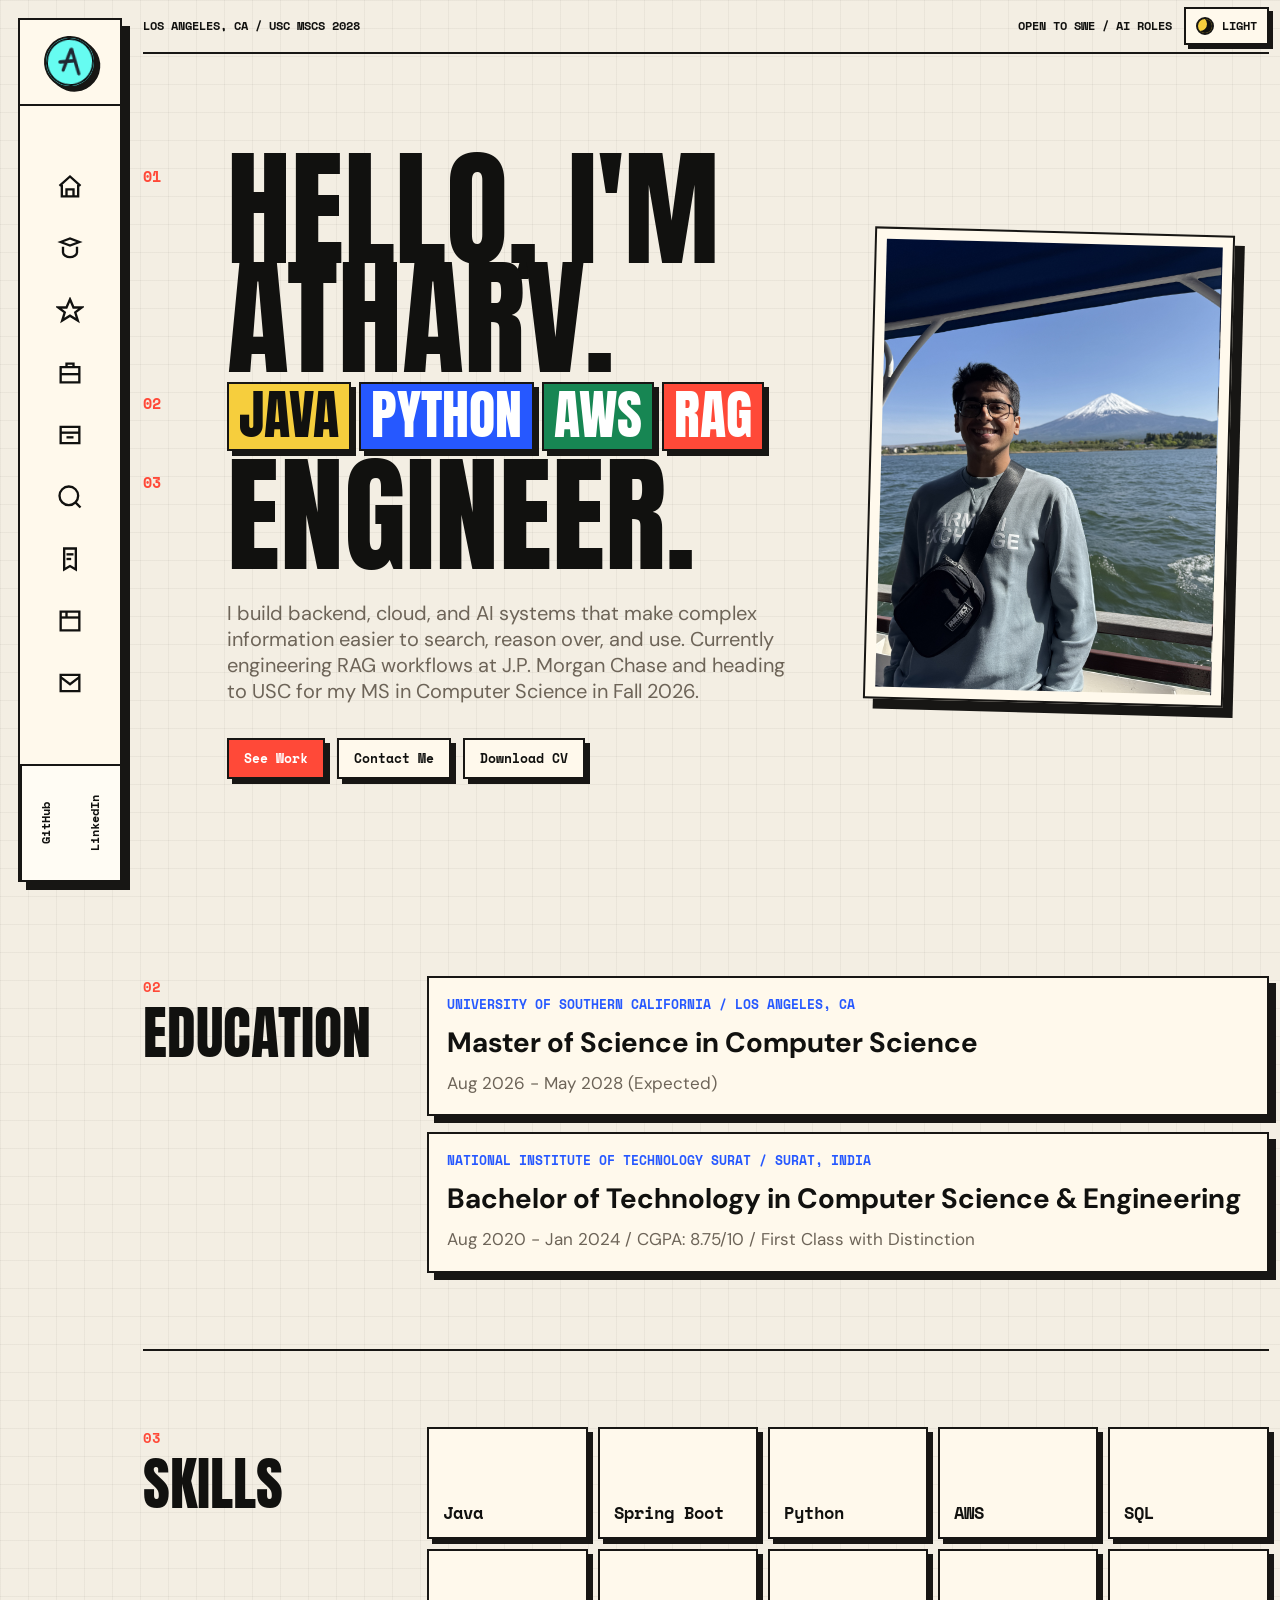
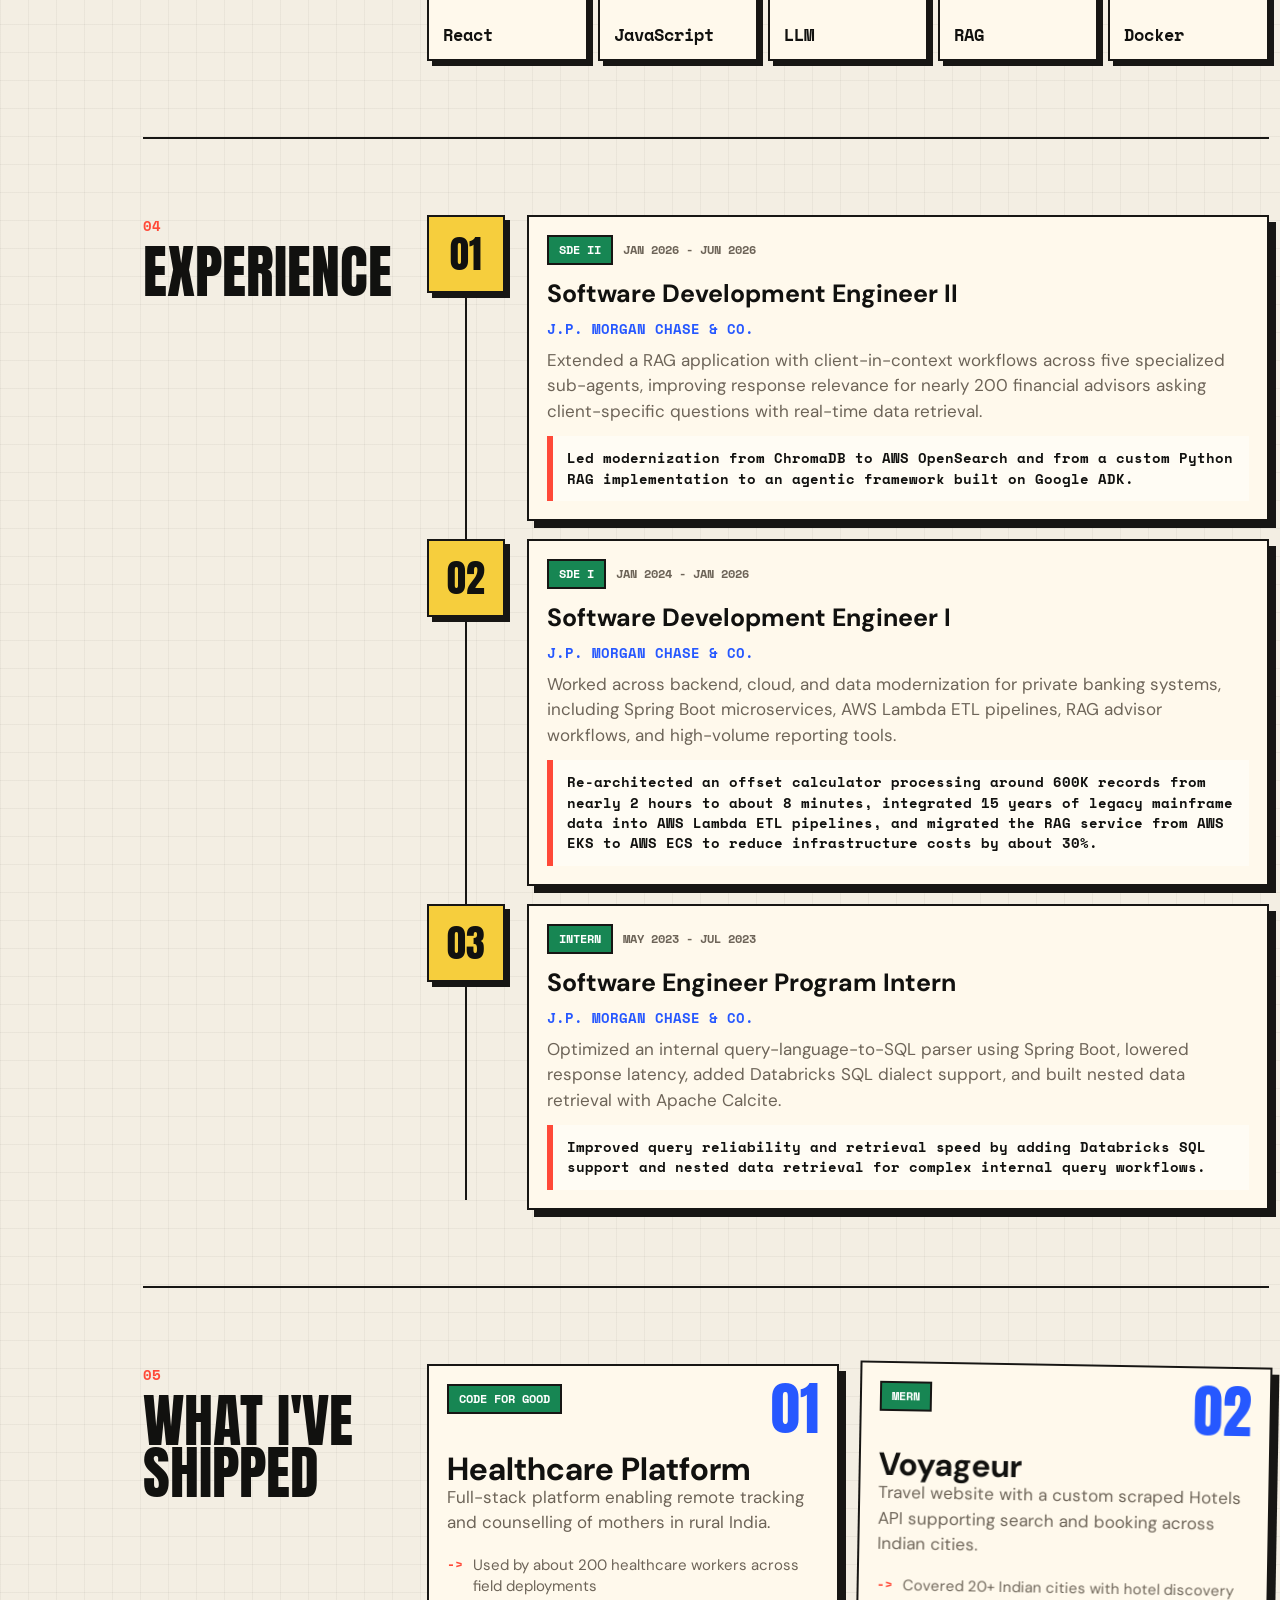
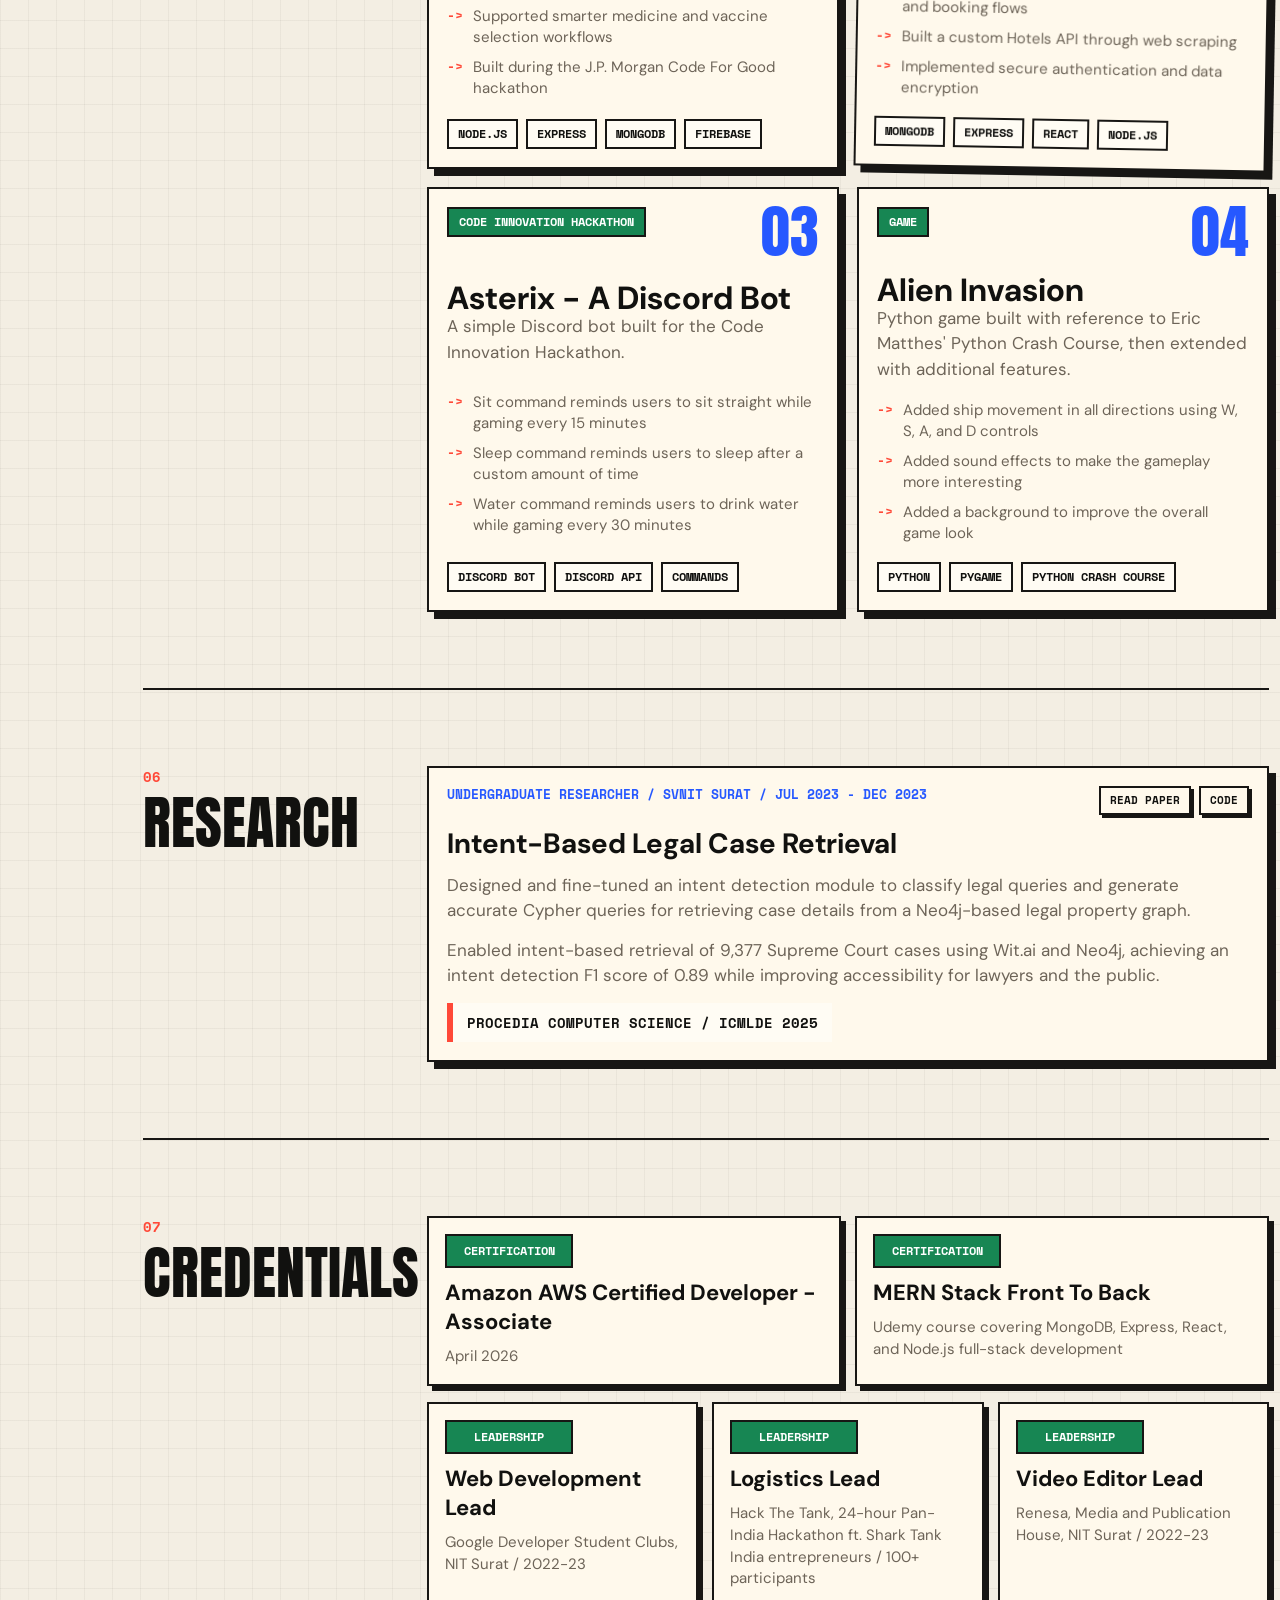
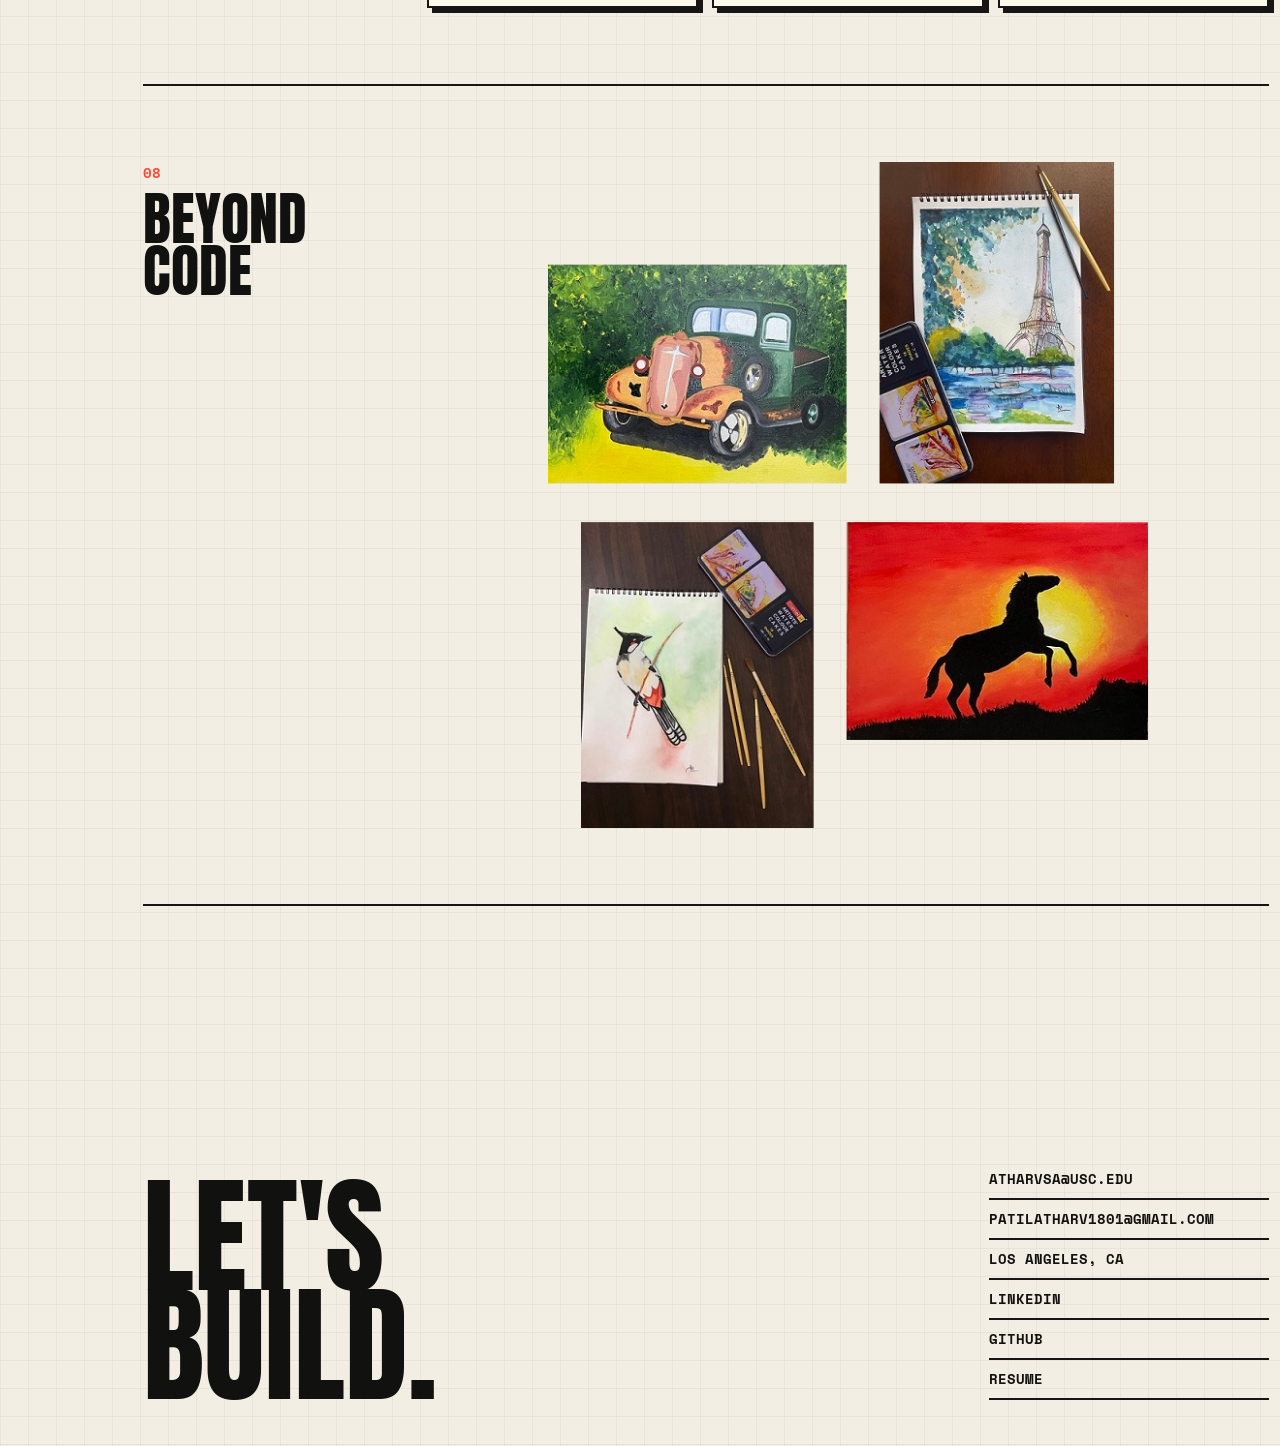
<file: index.html>
<!doctype html>
<html lang="en">
<head>
  <meta charset="UTF-8">
  <meta name="viewport" content="width=device-width, initial-scale=1">
  <meta name="description" content="Portfolio of Atharv Sandeep Patil, a software engineer working across Java, Python, AWS, and RAG-powered applications.">
  <title>Atharv's Portfolio</title>
  <link rel="icon" type="image/png" sizes="32x32" href="favicon.png">
  <link rel="apple-touch-icon" sizes="180x180" href="apple-touch-icon.png">
  <link rel="preconnect" href="https://fonts.googleapis.com">
  <link rel="preconnect" href="https://fonts.gstatic.com" crossorigin>
  <link href="https://fonts.googleapis.com/css2?family=Anton&family=DM+Sans:wght@400;500;700&family=Space+Mono:wght@400;700&display=swap" rel="stylesheet">
  <link rel="stylesheet" href="styles.css">
</head>
<body>
  <aside class="side-nav" aria-label="Primary navigation">
    <a class="mark" href="#home" aria-label="Atharv Patil home">
      <img src="images/logo.png" alt="Atharv Patil logo">
    </a>
    <nav class="rail-links">
      <a href="#home" aria-label="Home">
        <svg viewBox="0 0 24 24" fill="none" stroke="currentColor"><path d="M3 11l9-8 9 8"/><path d="M5 10v10h14V10"/><path d="M9 20v-6h6v6"/></svg>
        <span class="rail-label">Home</span>
      </a>
      <a href="#education" aria-label="Education">
        <svg viewBox="0 0 24 24" fill="none" stroke="currentColor"><path d="M4 6l8-3 8 3-8 3z"/><path d="M6 10v5c0 2 3 4 6 4s6-2 6-4v-5"/></svg>
        <span class="rail-label">Education</span>
      </a>
      <a href="#skills" aria-label="Skills">
        <svg viewBox="0 0 24 24" fill="none" stroke="currentColor"><path d="M12 2l3 7h7l-5.5 4.2 2.2 7L12 16l-6.7 4.2 2.2-7L2 9h7z"/></svg>
        <span class="rail-label">Skills</span>
      </a>
      <a href="#experience" aria-label="Experience">
        <svg viewBox="0 0 24 24" fill="none" stroke="currentColor"><path d="M4 7h16v13H4z"/><path d="M9 7V4h6v3"/><path d="M4 13h16"/></svg>
        <span class="rail-label">Experience</span>
      </a>
      <a href="#projects" aria-label="Projects">
        <svg viewBox="0 0 24 24" fill="none" stroke="currentColor"><path d="M4 5h16v14H4z"/><path d="M4 10h16"/><path d="M9 14h6"/></svg>
        <span class="rail-label">Projects</span>
      </a>
      <a href="#research" aria-label="Research">
        <svg viewBox="0 0 24 24" fill="none" stroke="currentColor"><circle cx="11" cy="11" r="8"/><path d="M21 21l-4.35-4.35"/></svg>
        <span class="rail-label">Research</span>
      </a>
      <a href="#certifications" aria-label="Credentials">
        <svg viewBox="0 0 24 24" fill="none" stroke="currentColor"><path d="M7 3h10v18l-5-3-5 3z"/><path d="M9 8h6"/><path d="M9 12h4"/></svg>
        <span class="rail-label">Credentials</span>
      </a>
      <a href="#creative" aria-label="Beyond Code">
        <svg viewBox="0 0 24 24" fill="none" stroke="currentColor"><path d="M4 4h16v16H4z"/><path d="M4 9h16"/><path d="M9 4v5"/></svg>
        <span class="rail-label">Beyond Code</span>
      </a>
      <a href="#contact" aria-label="Contact">
        <svg viewBox="0 0 24 24" fill="none" stroke="currentColor"><path d="M4 5h16v14H4z"/><path d="M4 7l8 6 8-6"/></svg>
        <span class="rail-label">Contact</span>
      </a>
    </nav>
    <div class="rail-bottom">
      <a href="https://github.com/Atharvp18" target="_blank" rel="noopener">GitHub</a>
      <a href="https://www.linkedin.com/in/atharv-patil-936466206/" target="_blank" rel="noopener">LinkedIn</a>
    </div>
  </aside>

  <main class="page">
    <div class="top-strip wrap">
      <span>Los Angeles, CA / USC MSCS 2028</span>
      <span>
        Open to SWE / AI roles
        <button class="theme-toggle" id="themeToggle" type="button" aria-label="Toggle dark theme" aria-pressed="false">
          <span class="toggle-icon" aria-hidden="true"></span>
          <span id="themeLabel">Light</span>
        </button>
      </span>
    </div>

    <section id="home" class="hero wrap">
      <div class="hello">
        <div class="sentence">
          <small>01</small>
          <h1>Hello, I'm<br>Atharv.</h1>
        </div>
        <div class="sentence">
          <small>02</small>
          <div class="role">
            <span class="word">Java</span>
            <span class="word">Python</span>
            <span class="word">AWS</span>
            <span class="word">RAG</span>
          </div>
        </div>
        <div class="sentence">
          <small>03</small>
          <h1>Engineer.</h1>
        </div>
        <p class="lede">I build backend, cloud, and AI systems that make complex information easier to search, reason over, and use. Currently engineering RAG workflows at J.P. Morgan Chase and heading to USC for my MS in Computer Science in Fall 2026.</p>
        <div class="actions">
          <a class="btn primary" href="#experience">See Work</a>
          <a class="btn" href="#contact">Contact Me</a>
          <a class="btn" href="Atharv_Sandeep_Patil_Resume.pdf" download>Download CV</a>
        </div>
      </div>
      <figure class="photo-card">
        <img src="images/IMG_3707_upright.jpg" alt="Atharv Sandeep Patil">
      </figure>
    </section>

    <section id="education" class="section wrap">
      <aside class="section-title"><small>02</small><h2>Education</h2></aside>
      <div class="stack">
        <article class="education-card">
          <div class="education-meta">University of Southern California / Los Angeles, CA</div>
          <h3>Master of Science in Computer Science</h3>
          <p>Aug 2026 - May 2028 (Expected)</p>
        </article>
        <article class="education-card">
          <div class="education-meta">National Institute of Technology Surat / Surat, India</div>
          <h3>Bachelor of Technology in Computer Science & Engineering</h3>
          <p>Aug 2020 - Jan 2024 / CGPA: 8.75/10 / First Class with Distinction</p>
        </article>
      </div>
    </section>

    <section id="skills" class="section wrap">
      <aside class="section-title"><small>03</small><h2>Skills</h2></aside>
      <div class="skills">
        <div class="skill">Java</div>
        <div class="skill">Spring Boot</div>
        <div class="skill">Python</div>
        <div class="skill">AWS</div>
        <div class="skill">SQL</div>
        <div class="skill">React</div>
        <div class="skill">JavaScript</div>
        <div class="skill">LLM</div>
        <div class="skill">RAG</div>
        <div class="skill">Docker</div>
      </div>
    </section>

    <section id="experience" class="section wrap">
      <aside class="section-title"><small>04</small><h2>Experience</h2></aside>
      <div class="timeline">
        <article class="timeline-item">
          <div class="timeline-dot">01</div>
          <div class="timeline-card">
            <div class="timeline-meta">
              <span class="timeline-role">SDE II</span>
              <span class="timeline-date">Jan 2026 - Jun 2026</span>
            </div>
            <h3>Software Development Engineer II</h3>
            <div class="timeline-company">J.P. Morgan Chase & Co.</div>
            <p>Extended a RAG application with client-in-context workflows across five specialized sub-agents, improving response relevance for nearly 200 financial advisors asking client-specific questions with real-time data retrieval.</p>
            <div class="timeline-highlight">Led modernization from ChromaDB to AWS OpenSearch and from a custom Python RAG implementation to an agentic framework built on Google ADK.</div>
          </div>
        </article>

        <article class="timeline-item">
          <div class="timeline-dot">02</div>
          <div class="timeline-card">
            <div class="timeline-meta">
              <span class="timeline-role">SDE I</span>
              <span class="timeline-date">Jan 2024 - Jan 2026</span>
            </div>
            <h3>Software Development Engineer I</h3>
            <div class="timeline-company">J.P. Morgan Chase & Co.</div>
            <p>Worked across backend, cloud, and data modernization for private banking systems, including Spring Boot microservices, AWS Lambda ETL pipelines, RAG advisor workflows, and high-volume reporting tools.</p>
            <div class="timeline-highlight">Re-architected an offset calculator processing around 600K records from nearly 2 hours to about 8 minutes, integrated 15 years of legacy mainframe data into AWS Lambda ETL pipelines, and migrated the RAG service from AWS EKS to AWS ECS to reduce infrastructure costs by about 30%.</div>
          </div>
        </article>

        <article class="timeline-item">
          <div class="timeline-dot">03</div>
          <div class="timeline-card">
            <div class="timeline-meta">
              <span class="timeline-role">Intern</span>
              <span class="timeline-date">May 2023 - Jul 2023</span>
            </div>
            <h3>Software Engineer Program Intern</h3>
            <div class="timeline-company">J.P. Morgan Chase & Co.</div>
            <p>Optimized an internal query-language-to-SQL parser using Spring Boot, lowered response latency, added Databricks SQL dialect support, and built nested data retrieval with Apache Calcite.</p>
            <div class="timeline-highlight">Improved query reliability and retrieval speed by adding Databricks SQL support and nested data retrieval for complex internal query workflows.</div>
          </div>
        </article>
      </div>
    </section>

    <section id="projects" class="section wrap">
      <aside class="section-title"><small>05</small><h2>What I've Shipped</h2></aside>
      <div class="project-grid">
        <a class="project-card" href="https://github.com/Atharvp18/Its-a-Feature" target="_blank" rel="noopener">
          <div class="project-top">
            <span class="project-tag">Code For Good</span>
            <span class="project-index">01</span>
          </div>
          <div>
            <h3>Healthcare Platform</h3>
            <p>Full-stack platform enabling remote tracking and counselling of mothers in rural India.</p>
          </div>
          <ul class="project-bullets">
            <li>Used by about 200 healthcare workers across field deployments</li>
            <li>Supported smarter medicine and vaccine selection workflows</li>
            <li>Built during the J.P. Morgan Code For Good hackathon</li>
          </ul>
          <div class="tech-stack">
            <span class="tech-chip">Node.js</span>
            <span class="tech-chip">Express</span>
            <span class="tech-chip">MongoDB</span>
            <span class="tech-chip">Firebase</span>
          </div>
        </a>

        <a class="project-card" href="https://github.com/Atharvp18/Voyageur-MLSA-Project" target="_blank" rel="noopener">
          <div class="project-top">
            <span class="project-tag">MERN</span>
            <span class="project-index">02</span>
          </div>
          <div>
            <h3>Voyageur</h3>
            <p>Travel website with a custom scraped Hotels API supporting search and booking across Indian cities.</p>
          </div>
          <ul class="project-bullets">
            <li>Covered 20+ Indian cities with hotel discovery and booking flows</li>
            <li>Built a custom Hotels API through web scraping</li>
            <li>Implemented secure authentication and data encryption</li>
          </ul>
          <div class="tech-stack">
            <span class="tech-chip">MongoDB</span>
            <span class="tech-chip">Express</span>
            <span class="tech-chip">React</span>
            <span class="tech-chip">Node.js</span>
          </div>
        </a>

        <a class="project-card" href="https://github.com/Atharvp18/Code-Innovation-Series-SVNIT" target="_blank" rel="noopener">
          <div class="project-top">
            <span class="project-tag">Code Innovation Hackathon</span>
            <span class="project-index">03</span>
          </div>
          <div>
            <h3>Asterix - A Discord Bot</h3>
            <p>A simple Discord bot built for the Code Innovation Hackathon.</p>
          </div>
          <ul class="project-bullets">
            <li>Sit command reminds users to sit straight while gaming every 15 minutes</li>
            <li>Sleep command reminds users to sleep after a custom amount of time</li>
            <li>Water command reminds users to drink water while gaming every 30 minutes</li>
          </ul>
          <div class="tech-stack">
            <span class="tech-chip">Discord Bot</span>
            <span class="tech-chip">Discord API</span>
            <span class="tech-chip">Commands</span>
          </div>
        </a>

        <a class="project-card" href="https://github.com/Atharvp18/Python-Projects/tree/main/Alien-Invasion" target="_blank" rel="noopener">
          <div class="project-top">
            <span class="project-tag">Game</span>
            <span class="project-index">04</span>
          </div>
          <div>
            <h3>Alien Invasion</h3>
            <p>Python game built with reference to Eric Matthes' Python Crash Course, then extended with additional features.</p>
          </div>
          <ul class="project-bullets">
            <li>Added ship movement in all directions using W, S, A, and D controls</li>
            <li>Added sound effects to make the gameplay more interesting</li>
            <li>Added a background to improve the overall game look</li>
          </ul>
          <div class="tech-stack">
            <span class="tech-chip">Python</span>
            <span class="tech-chip">Pygame</span>
            <span class="tech-chip">Python Crash Course</span>
          </div>
        </a>
      </div>
    </section>

    <section id="research" class="section wrap">
      <aside class="section-title"><small>06</small><h2>Research</h2></aside>
      <div class="research-card">
        <div class="research-head">
          <div class="research-meta">Undergraduate Researcher / SVNIT Surat / Jul 2023 - Dec 2023</div>
          <div class="research-actions">
            <a href="https://www.sciencedirect.com/science/article/pii/S1877050925016163" target="_blank" rel="noopener">Read Paper</a>
            <a href="https://github.com/Atharvp18/NLU-Based-Query-Processing" target="_blank" rel="noopener">Code</a>
          </div>
        </div>
        <h3>Intent-Based Legal Case Retrieval</h3>
        <p>Designed and fine-tuned an intent detection module to classify legal queries and generate accurate Cypher queries for retrieving case details from a Neo4j-based legal property graph.</p>
        <p>Enabled intent-based retrieval of 9,377 Supreme Court cases using Wit.ai and Neo4j, achieving an intent detection F1 score of 0.89 while improving accessibility for lawyers and the public.</p>
        <div class="research-score">Procedia Computer Science / ICMLDE 2025</div>
      </div>
    </section>

    <section id="certifications" class="section wrap">
      <aside class="section-title"><small>07</small><h2>Credentials</h2></aside>
      <div class="cert-list">
        <div class="cert-group two-col">
          <article class="cert-item">
            <span class="cert-label">Certification</span>
            <h3>Amazon AWS Certified Developer - Associate</h3>
            <p>April 2026</p>
          </article>
          <article class="cert-item">
            <span class="cert-label">Certification</span>
            <h3>MERN Stack Front To Back</h3>
            <p>Udemy course covering MongoDB, Express, React, and Node.js full-stack development</p>
          </article>
        </div>
        <div class="cert-group three-col">
          <article class="cert-item">
            <span class="cert-label">Leadership</span>
            <h3>Web Development Lead</h3>
            <p>Google Developer Student Clubs, NIT Surat / 2022-23</p>
          </article>
          <article class="cert-item">
            <span class="cert-label">Leadership</span>
            <h3>Logistics Lead</h3>
            <p>Hack The Tank, 24-hour Pan-India Hackathon ft. Shark Tank India entrepreneurs / 100+ participants</p>
          </article>
          <article class="cert-item">
            <span class="cert-label">Leadership</span>
            <h3>Video Editor Lead</h3>
            <p>Renesa, Media and Publication House, NIT Surat / 2022-23</p>
          </article>
        </div>
      </div>
    </section>

    <section id="creative" class="section wrap">
      <aside class="section-title"><small>08</small><h2>Beyond Code</h2></aside>
      <figure class="creative-showcase">
        <img src="images/creative-side.png" alt="Atharv creative side showcase">
      </figure>
    </section>

    <section id="contact" class="contact wrap">
      <h2>Let's<br>Build.</h2>
      <div>
        <a href="mailto:atharvsa@usc.edu">atharvsa@usc.edu</a>
        <a href="mailto:patilatharv1801@gmail.com">patilatharv1801@gmail.com</a>
        <a href="#">Los Angeles, CA</a>
        <a href="https://www.linkedin.com/in/atharv-patil-936466206/" target="_blank" rel="noopener">LinkedIn</a>
        <a href="https://github.com/Atharvp18" target="_blank" rel="noopener">GitHub</a>
        <a href="Atharv_Sandeep_Patil_Resume.pdf" download>Resume</a>
      </div>
    </section>
  </main>
  <script>
    (() => {
      const root = document.documentElement;
      const toggle = document.getElementById("themeToggle");
      const label = document.getElementById("themeLabel");
      const prefersDark = window.matchMedia("(prefers-color-scheme: dark)");

      const applyTheme = (theme) => {
        root.dataset.theme = theme;
        toggle.setAttribute("aria-pressed", String(theme === "dark"));
        label.textContent = theme === "dark" ? "Dark" : "Light";
      };

      const savedTheme = localStorage.getItem("portfolio-theme");
      applyTheme(savedTheme || (prefersDark.matches ? "dark" : "light"));

      toggle.addEventListener("click", () => {
        const nextTheme = root.dataset.theme === "dark" ? "light" : "dark";
        localStorage.setItem("portfolio-theme", nextTheme);
        applyTheme(nextTheme);
      });
    })();
  </script>
</body>
</html>
</file>
<file: styles.css>
:root {
  --paper: #f3eee3;
  --ink: #11110f;
  --muted: #6d6458;
  --line: #171614;
  --card: #fff9ec;
  --red: #ff4938;
  --blue: #2658ff;
  --green: #178653;
  --yellow: #f6ce3d;
  --grid-line: rgba(17,17,15,.045);
  --dock-fill: rgba(255,255,255,.38);
  --rail: 104px;
  --max: 1180px;
}
[data-theme="dark"] {
  --paper: #10100f;
  --ink: #f3eee3;
  --muted: #b9ad9b;
  --line: #f3eee3;
  --card: #191817;
  --red: #ff5a48;
  --blue: #6f92ff;
  --green: #35b978;
  --yellow: #f6ce3d;
  --grid-line: rgba(243,238,227,.055);
  --dock-fill: rgba(255,255,255,.07);
}
* { box-sizing: border-box; }
html { scroll-behavior: smooth; }
body {
  margin: 0;
  color: var(--ink);
  background:
    linear-gradient(var(--grid-line) 1px, transparent 1px),
    linear-gradient(90deg, var(--grid-line) 1px, transparent 1px),
    var(--paper);
  background-size: 28px 28px;
  font-family: "DM Sans", sans-serif;
  transition: background .22s ease, color .22s ease;
}
.side-nav {
  position: fixed;
  inset: 18px auto 18px 18px;
  z-index: 30;
  width: var(--rail);
  border: 2px solid var(--line);
  background: var(--card);
  box-shadow: 8px 8px 0 var(--line);
  display: grid;
  grid-template-rows: 86px 1fr 116px;
}
.mark {
  display: grid;
  place-items: center;
  border-bottom: 2px solid var(--line);
  color: var(--ink);
  background: var(--card);
  text-decoration: none;
}
.mark img {
  width: 52px;
  height: 52px;
  border: 2px solid var(--line);
  border-radius: 50%;
  background: #55e6e1;
  box-shadow: 4px 4px 0 var(--line);
  transform: rotate(-5deg);
}
.rail-links {
  display: grid;
  align-content: center;
  gap: 8px;
  padding: 12px 10px;
}
.rail-links a {
  min-height: clamp(46px, 6vh, 68px);
  color: var(--ink);
  text-decoration: none;
  border: 2px solid transparent;
  display: grid;
  place-items: center;
  font: 700 11px/1 "Space Mono", monospace;
  text-transform: uppercase;
  border-radius: 18px;
  position: relative;
  transition: background .18s ease, color .18s ease, border-color .18s ease, transform .18s ease;
}
.rail-links a:first-child { border-top: 2px solid transparent; }
.rail-links a:hover {
  background: var(--yellow);
  border-color: var(--line);
  transform: rotate(-2deg);
}
.rail-label {
  position: absolute;
  left: calc(100% + 12px);
  top: 50%;
  z-index: 5;
  min-width: max-content;
  border: 2px solid var(--line);
  background: var(--card);
  color: var(--ink);
  box-shadow: 4px 4px 0 var(--line);
  padding: 8px 10px;
  opacity: 0;
  pointer-events: none;
  transform: translate(-8px, -50%);
  transition: opacity .16s ease, transform .16s ease;
}
.rail-links a:hover .rail-label,
.rail-links a:focus-visible .rail-label {
  opacity: 1;
  transform: translate(0, -50%);
}
.rail-links svg {
  width: 28px;
  height: 28px;
  stroke-width: 2;
}
.rail-bottom {
  border-top: 2px solid var(--line);
  display: grid;
  grid-template-columns: 1fr 1fr;
}
.rail-bottom a {
  display: grid;
  place-items: center;
  color: var(--ink);
  text-decoration: none;
  font: 700 12px/1 "Space Mono", monospace;
  border-right: 2px solid var(--line);
  writing-mode: vertical-rl;
  transform: rotate(180deg);
  background: var(--dock-fill);
}
.rail-bottom a:last-child { border-right: 0; }
.page {
  margin-left: calc(var(--rail) + 28px);
}
.wrap {
  width: min(var(--max), calc(92vw - var(--rail) / 2));
  margin: 0 auto;
}
.top-strip {
  min-height: 54px;
  border-bottom: 2px solid var(--line);
  display: flex;
  justify-content: space-between;
  align-items: center;
  font: 700 12px/1 "Space Mono", monospace;
  text-transform: uppercase;
}
.top-strip span {
  display: inline-flex;
  align-items: center;
  gap: 12px;
  flex-wrap: wrap;
}
.theme-toggle {
  color: var(--ink);
  background: var(--card);
  border: 2px solid var(--line);
  padding: 8px 10px;
  font: 700 12px/1 "Space Mono", monospace;
  text-transform: uppercase;
  cursor: pointer;
  box-shadow: 4px 4px 0 var(--line);
  display: inline-flex;
  align-items: center;
  gap: 8px;
  transition: transform .16s ease, box-shadow .16s ease, background .16s ease;
}
.theme-toggle:hover {
  background: var(--yellow);
  transform: translate(2px, 2px);
  box-shadow: 2px 2px 0 var(--line);
}
.toggle-icon {
  width: 18px;
  height: 18px;
  border: 2px solid var(--line);
  border-radius: 50%;
  background: var(--yellow);
  box-shadow: inset -5px -2px 0 var(--ink);
}
[data-theme="dark"] .toggle-icon {
  background: var(--ink);
  box-shadow: inset 6px 0 0 var(--yellow);
}
.hero {
  min-height: calc(100vh - 54px);
  display: grid;
  grid-template-columns: minmax(0, 1.28fr) minmax(280px, 360px);
  gap: 30px;
  align-items: center;
  padding: 34px 0 54px;
}
.hello {
  display: grid;
  gap: 10px;
}
.sentence {
  display: grid;
  grid-template-columns: 70px 1fr;
  gap: 14px;
  align-items: start;
}
.sentence small {
  padding-top: 14px;
  font: 700 15px/1 "Space Mono", monospace;
  color: var(--red);
}
h1 {
  margin: 0;
  font: 400 clamp(4.4rem, 10vw, 11rem)/.85 Anton, sans-serif;
  text-transform: uppercase;
  letter-spacing: 0;
}
.role {
  display: flex;
  flex-wrap: nowrap;
  gap: 8px;
  font: 400 clamp(2rem, 4.25vw, 4.7rem)/.9 Anton, sans-serif;
  text-transform: uppercase;
}
.word {
  border: 2px solid var(--line);
  padding: 6px 10px 10px;
  background: var(--yellow);
  box-shadow: 5px 5px 0 var(--line);
}
.word:nth-child(2) { background: var(--blue); color: #fff; }
.word:nth-child(3) { background: var(--green); color: #fff; }
.word:nth-child(4) { background: var(--red); color: #fff; }
.lede {
  max-width: 600px;
  color: var(--muted);
  font-size: 20px;
  margin: 20px 0 0 84px;
  padding-right: 24px;
}
.actions {
  display: flex;
  gap: 12px;
  flex-wrap: wrap;
  margin: 24px 0 0 84px;
}
.btn {
  color: var(--ink);
  text-decoration: none;
  border: 2px solid var(--line);
  background: var(--card);
  padding: 12px 15px;
  font: 700 13px/1 "Space Mono", monospace;
  box-shadow: 5px 5px 0 var(--line);
  transition: transform .16s ease, box-shadow .16s ease;
}
.btn:hover {
  transform: translate(3px, 3px);
  box-shadow: 2px 2px 0 var(--line);
}
.btn.primary {
  background: var(--red);
  color: #fff;
}
.photo-card {
  border: 2px solid var(--line);
  background: var(--card);
  padding: 10px;
  box-shadow: 10px 10px 0 var(--line);
  justify-self: end;
  transform: rotate(1.5deg);
  width: min(100%, 360px);
}
.photo-card img {
  width: 100%;
  height: auto;
  max-height: min(62vh, 600px);
  object-fit: contain;
  object-position: center top;
  display: block;
}
.section {
  display: grid;
  grid-template-columns: 250px 1fr;
  gap: 34px;
  padding: 76px 0;
  border-bottom: 2px solid var(--line);
}
.section-title {
  position: sticky;
  top: 24px;
  align-self: start;
}
.section-title small {
  font: 700 14px/1 "Space Mono", monospace;
  color: var(--red);
}
.section-title h2 {
  margin: 10px 0 0;
  font: 400 58px/.9 Anton, sans-serif;
  text-transform: uppercase;
}
.stack {
  display: grid;
  gap: 16px;
}
.timeline {
  position: relative;
  display: grid;
  gap: 18px;
}
.timeline::before {
  content: "";
  position: absolute;
  left: 38px;
  top: 10px;
  bottom: 10px;
  width: 2px;
  background: var(--line);
}
.timeline-item {
  display: grid;
  grid-template-columns: 82px 1fr;
  gap: 18px;
  position: relative;
}
.timeline-dot {
  width: 78px;
  height: 78px;
  border: 2px solid var(--line);
  background: var(--yellow);
  display: grid;
  place-items: center;
  font: 400 38px/.85 Anton, sans-serif;
  color: var(--ink);
  box-shadow: 5px 5px 0 var(--line);
  z-index: 1;
}
.timeline-card {
  border: 2px solid var(--line);
  background: var(--card);
  box-shadow: 7px 7px 0 var(--line);
  padding: 18px;
  display: grid;
  gap: 12px;
  transition: transform .16s ease, box-shadow .16s ease;
}
.timeline-card:hover {
  transform: translate(3px, 3px);
  box-shadow: 4px 4px 0 var(--line);
}
.timeline-meta {
  display: flex;
  align-items: center;
  gap: 10px;
  flex-wrap: wrap;
}
.timeline-role {
  border: 2px solid var(--line);
  background: var(--green);
  color: #fff;
  padding: 7px 10px;
  font: 700 12px/1 "Space Mono", monospace;
  text-transform: uppercase;
}
.timeline-date {
  color: var(--muted);
  font: 700 12px/1 "Space Mono", monospace;
  text-transform: uppercase;
}
.timeline-card h3 {
  margin: 0;
  font-size: 25px;
}
.timeline-company {
  color: var(--blue);
  font: 700 14px/1 "Space Mono", monospace;
  text-transform: uppercase;
}
.timeline-card p {
  margin: 0;
  color: var(--muted);
  font-size: 17px;
  line-height: 1.5;
}
.timeline-highlight {
  border-left: 6px solid var(--red);
  background: var(--dock-fill);
  padding: 12px 14px;
  color: var(--ink);
  font: 700 14px/1.45 "Space Mono", monospace;
}
.case {
  display: grid;
  grid-template-columns: 82px 1fr 150px;
  gap: 18px;
  border: 2px solid var(--line);
  background: var(--card);
  padding: 16px;
  box-shadow: 7px 7px 0 var(--line);
}
.case-num {
  font: 400 58px/.85 Anton, sans-serif;
  color: var(--green);
}
.case h3 {
  margin: 0 0 8px;
  font-size: 24px;
}
.case p {
  margin: 0;
  color: var(--muted);
  font-size: 17px;
}
.tag {
  justify-self: end;
  align-self: start;
  border: 2px solid var(--line);
  background: var(--yellow);
  padding: 8px 10px;
  font: 700 12px/1 "Space Mono", monospace;
  text-transform: uppercase;
}
.skills {
  display: grid;
  grid-template-columns: repeat(5, 1fr);
  gap: 10px;
}
.skill {
  min-height: 112px;
  border: 2px solid var(--line);
  background: var(--card);
  padding: 14px;
  display: grid;
  align-content: end;
  font: 700 17px/1.1 "Space Mono", monospace;
  box-shadow: 5px 5px 0 var(--line);
}
.project-grid {
  display: grid;
  grid-template-columns: repeat(2, 1fr);
  gap: 18px;
}
.project-card {
  min-height: 360px;
  border: 2px solid var(--line);
  background: var(--card);
  color: var(--ink);
  text-decoration: none;
  box-shadow: 7px 7px 0 var(--line);
  padding: 18px;
  display: grid;
  align-content: space-between;
  gap: 18px;
  transition: transform .16s ease, box-shadow .16s ease, background .16s ease;
}
.project-card:nth-child(2) {
  transform: rotate(1deg);
}
.project-card:hover {
  transform: translate(3px, 3px);
  box-shadow: 4px 4px 0 var(--line);
  background: var(--dock-fill);
}
.project-card:nth-child(2):hover {
  transform: rotate(1deg) translate(3px, 3px);
}
.project-top {
  display: flex;
  justify-content: space-between;
  align-items: flex-start;
  gap: 14px;
}
.project-tag {
  width: fit-content;
  border: 2px solid var(--line);
  background: var(--green);
  color: #fff;
  padding: 7px 10px;
  font: 700 12px/1 "Space Mono", monospace;
  text-transform: uppercase;
}
.project-index {
  font: 400 58px/.85 Anton, sans-serif;
  color: var(--blue);
}
.project-card h3 {
  margin: 0;
  font-size: 32px;
  line-height: 1;
}
.project-card p {
  margin: 0;
  color: var(--muted);
  font-size: 17px;
  line-height: 1.5;
}
.project-bullets {
  list-style: none;
  display: grid;
  gap: 9px;
  padding: 0;
  margin: 0;
}
.project-bullets li {
  color: var(--muted);
  font-size: 15px;
  line-height: 1.4;
  display: grid;
  grid-template-columns: 18px 1fr;
  gap: 8px;
}
.project-bullets li::before {
  content: "->";
  color: var(--red);
  font: 700 13px/1.4 "Space Mono", monospace;
}
.tech-stack {
  display: flex;
  flex-wrap: wrap;
  gap: 8px;
}
.tech-chip {
  border: 2px solid var(--line);
  background: var(--dock-fill);
  color: var(--ink);
  padding: 7px 9px;
  font: 700 12px/1 "Space Mono", monospace;
  text-transform: uppercase;
}
.research-card,
.education-card {
  border: 2px solid var(--line);
  background: var(--card);
  box-shadow: 7px 7px 0 var(--line);
  padding: 18px;
  display: grid;
  gap: 14px;
}
.research-head {
  display: flex;
  justify-content: space-between;
  gap: 16px;
  align-items: flex-start;
}
.research-card h3,
.education-card h3 {
  margin: 0;
  font-size: 28px;
  line-height: 1.05;
}
.research-meta,
.education-meta {
  color: var(--blue);
  font: 700 13px/1.35 "Space Mono", monospace;
  text-transform: uppercase;
}
.research-card p,
.education-card p {
  margin: 0;
  color: var(--muted);
  font-size: 17px;
  line-height: 1.5;
}
.research-score {
  width: fit-content;
  border-left: 6px solid var(--red);
  background: var(--dock-fill);
  padding: 10px 14px;
  color: var(--ink);
  font: 700 14px/1.4 "Space Mono", monospace;
  text-transform: uppercase;
}
.research-actions {
  display: flex;
  flex-wrap: wrap;
  gap: 8px;
  justify-content: flex-end;
  flex-shrink: 0;
}
.research-actions a {
  color: var(--ink);
  text-decoration: none;
  border: 2px solid var(--line);
  background: var(--card);
  padding: 7px 9px;
  font: 700 11px/1 "Space Mono", monospace;
  text-transform: uppercase;
  box-shadow: 3px 3px 0 var(--line);
  transition: transform .16s ease, box-shadow .16s ease, background .16s ease;
}
.research-actions a:hover {
  background: var(--dock-fill);
  transform: translate(2px, 2px);
  box-shadow: 1px 1px 0 var(--line);
}
.creative-showcase {
  margin: 0;
}
.creative-showcase img {
  width: 100%;
  height: min(74vh, 860px);
  object-fit: contain;
  display: block;
  background: transparent;
}
.cert-list {
  display: grid;
  gap: 16px;
}
.cert-group {
  display: grid;
  gap: 14px;
}
.cert-group.two-col {
  grid-template-columns: repeat(2, 1fr);
}
.cert-group.three-col {
  grid-template-columns: repeat(3, 1fr);
}
.cert-item {
  min-height: 156px;
  border: 2px solid var(--line);
  background: var(--card);
  box-shadow: 5px 5px 0 var(--line);
  padding: 16px;
  display: grid;
  grid-template-rows: 34px auto 1fr;
  gap: 10px;
  align-items: start;
}
.cert-item h3 {
  margin: 0;
  font-size: 22px;
}
.cert-item p {
  margin: 0;
  color: var(--muted);
  font-size: 15px;
  line-height: 1.45;
}
.cert-label {
  width: 128px;
  height: 34px;
  border: 2px solid var(--line);
  background: var(--green);
  color: #fff;
  padding: 0 10px;
  display: inline-grid;
  place-items: center;
  font: 700 12px/1 "Space Mono", monospace;
  text-align: center;
  text-transform: uppercase;
}
.contact {
  min-height: 60vh;
  display: grid;
  grid-template-columns: 1fr 280px;
  gap: 26px;
  align-items: end;
  padding: 80px 0 46px;
}
.contact h2 {
  margin: 0;
  font: 400 clamp(4.2rem, 10vw, 10rem)/.85 Anton, sans-serif;
  text-transform: uppercase;
}
.contact a {
  display: block;
  color: var(--ink);
  text-decoration: none;
  border-bottom: 2px solid var(--line);
  padding: 12px 0;
  font: 700 14px/1 "Space Mono", monospace;
  text-transform: uppercase;
}
@media (max-width: 980px) {
  :root { --rail: 78px; }
  .side-nav {
    inset: 14px auto 14px 14px;
    grid-template-rows: 70px 1fr 96px;
    box-shadow: 5px 5px 0 var(--line);
  }
  .mark { font-size: 20px; }
  .mark img {
    width: 44px;
    height: 44px;
    box-shadow: 3px 3px 0 var(--line);
  }
  .rail-links { padding: 8px 7px; gap: 6px; }
  .rail-links a { min-height: clamp(42px, 6vh, 60px); font-size: 0; border-radius: 14px; }
  .rail-links svg { width: 25px; height: 25px; }
  .hero, .section, .contact { grid-template-columns: 1fr; }
  .photo-card { transform: none; }
  .timeline::before { left: 34px; }
  .timeline-item { grid-template-columns: 74px 1fr; }
  .timeline-dot {
    width: 70px;
    height: 70px;
    font-size: 34px;
  }
  .case { grid-template-columns: 1fr; }
  .tag { justify-self: start; }
  .skills { grid-template-columns: repeat(2, 1fr); }
  .project-grid { grid-template-columns: 1fr; }
  .cert-group.two-col,
  .cert-group.three-col { grid-template-columns: 1fr; }
  .cert-list { grid-template-columns: 1fr; }
  .research-head { flex-direction: column; }
  .research-actions { justify-content: flex-start; }
  .project-card:nth-child(2) { transform: none; }
  .project-card:nth-child(2):hover { transform: translate(3px, 3px); }
  .section-title { position: static; }
}
@media (max-width: 620px) {
  :root { --rail: 0px; }
  .side-nav {
    inset: auto 12px 12px 12px;
    width: auto;
    height: 70px;
    grid-template-rows: 1fr;
    grid-template-columns: 64px 1fr;
    border: 2px solid var(--line);
    box-shadow: 5px 5px 0 var(--line);
  }
  .mark { border-bottom: 0; border-right: 2px solid var(--line); }
  .rail-links {
    grid-auto-flow: column;
    grid-auto-columns: 1fr;
    align-content: stretch;
    padding: 6px;
  }
  .rail-links a {
    min-height: 54px;
    border-top: 0;
    border-bottom: 0;
    border-right: 0;
    border-radius: 12px;
  }
  .rail-label { display: none; }
  .rail-links a:first-child { border-top: 0; }
  .rail-bottom { display: none; }
  .page { margin-left: 0; padding-bottom: 74px; }
  .wrap { width: min(calc(100vw - 40px), var(--max)); }
  .top-strip {
    display: flex;
    min-height: auto;
    padding: 14px 0;
    gap: 12px;
    align-items: flex-start;
    flex-direction: column;
  }
  .hero { padding-top: 34px; min-height: auto; }
  h1 { font-size: 64px; }
  .role {
    flex-wrap: wrap;
    font-size: 38px;
  }
  .sentence { grid-template-columns: 42px 1fr; }
  .lede, .actions { margin-left: 0; }
  .timeline::before { display: none; }
  .timeline-item { grid-template-columns: 1fr; }
  .timeline-dot {
    width: fit-content;
    height: auto;
    padding: 8px 12px;
  }
  .photo-card,
  .timeline-card,
  .case,
  .project-card,
  .research-card,
  .education-card,
  .cert-item,
  .skill {
    box-shadow: 4px 4px 0 var(--line);
  }
  .skills, .project-grid, .cert-list { grid-template-columns: 1fr; }
  .cert-group.two-col,
  .cert-group.three-col { grid-template-columns: 1fr; }
}
</file>
